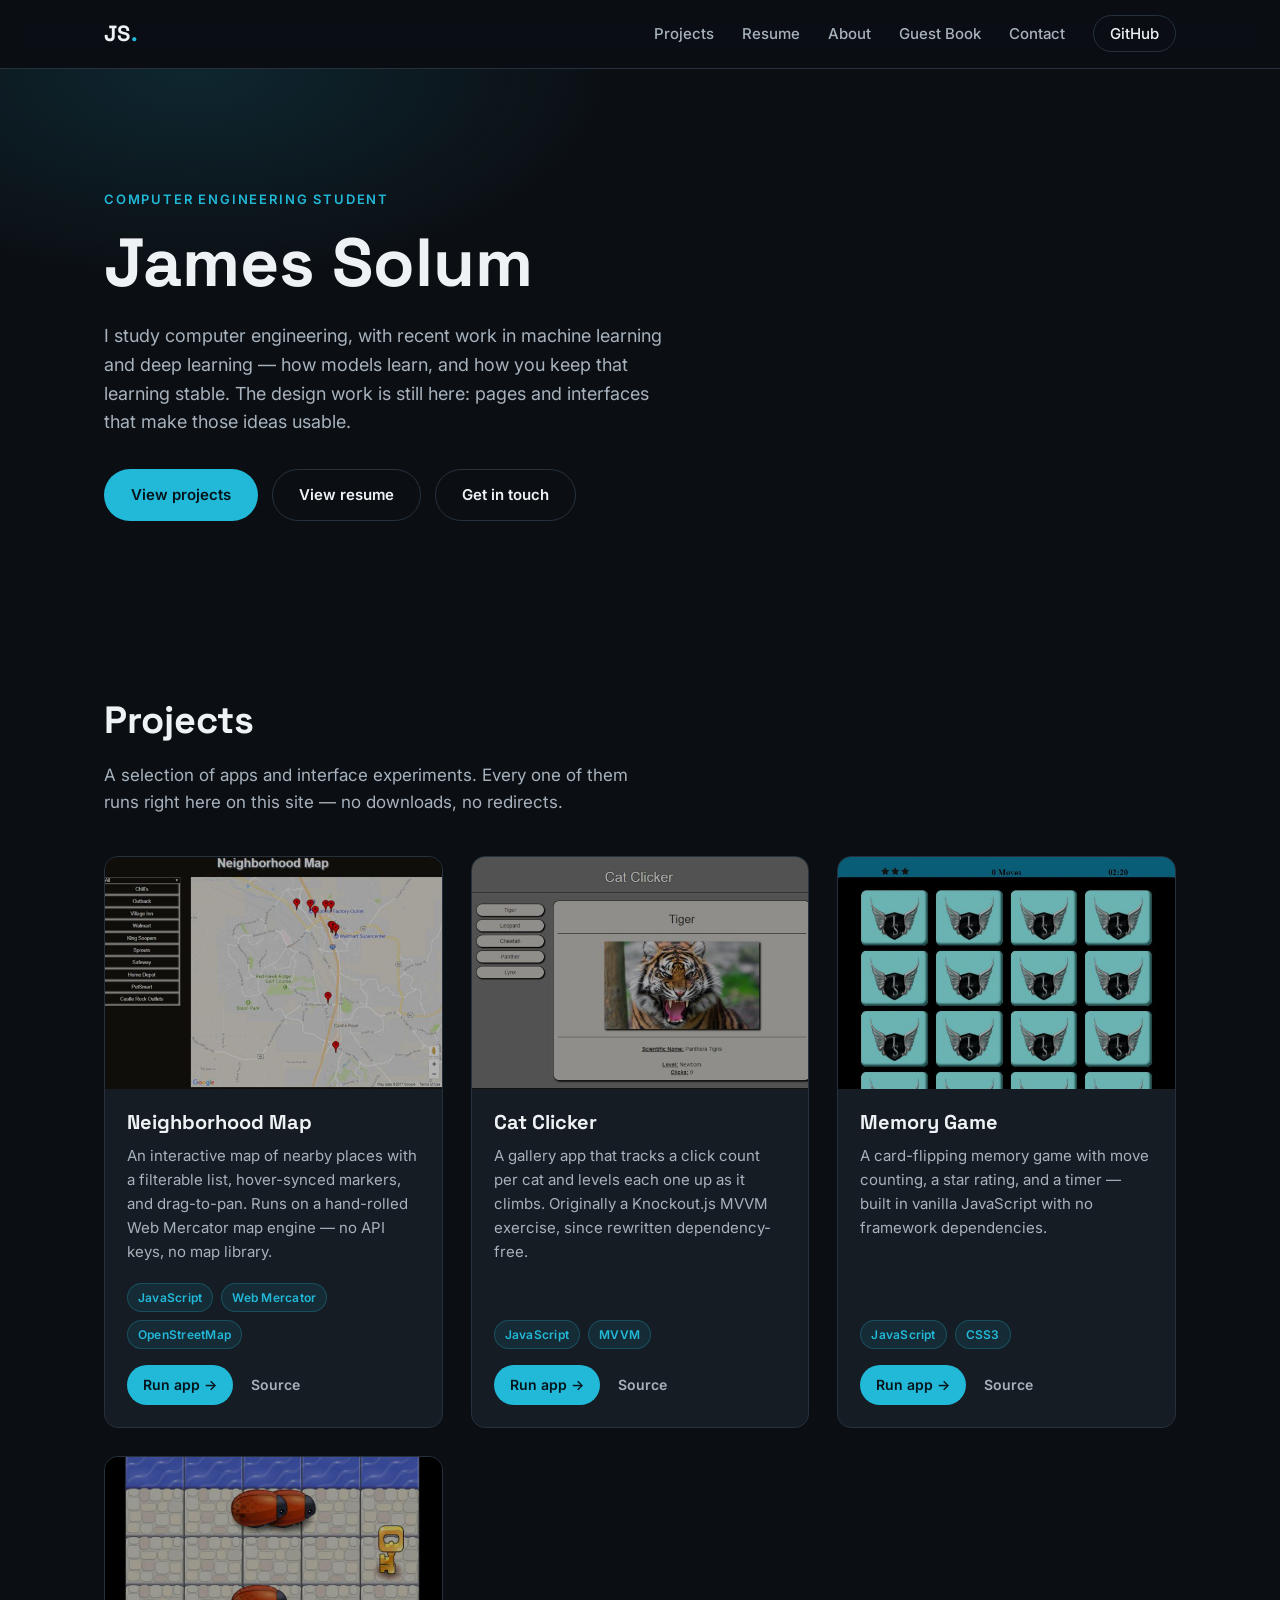
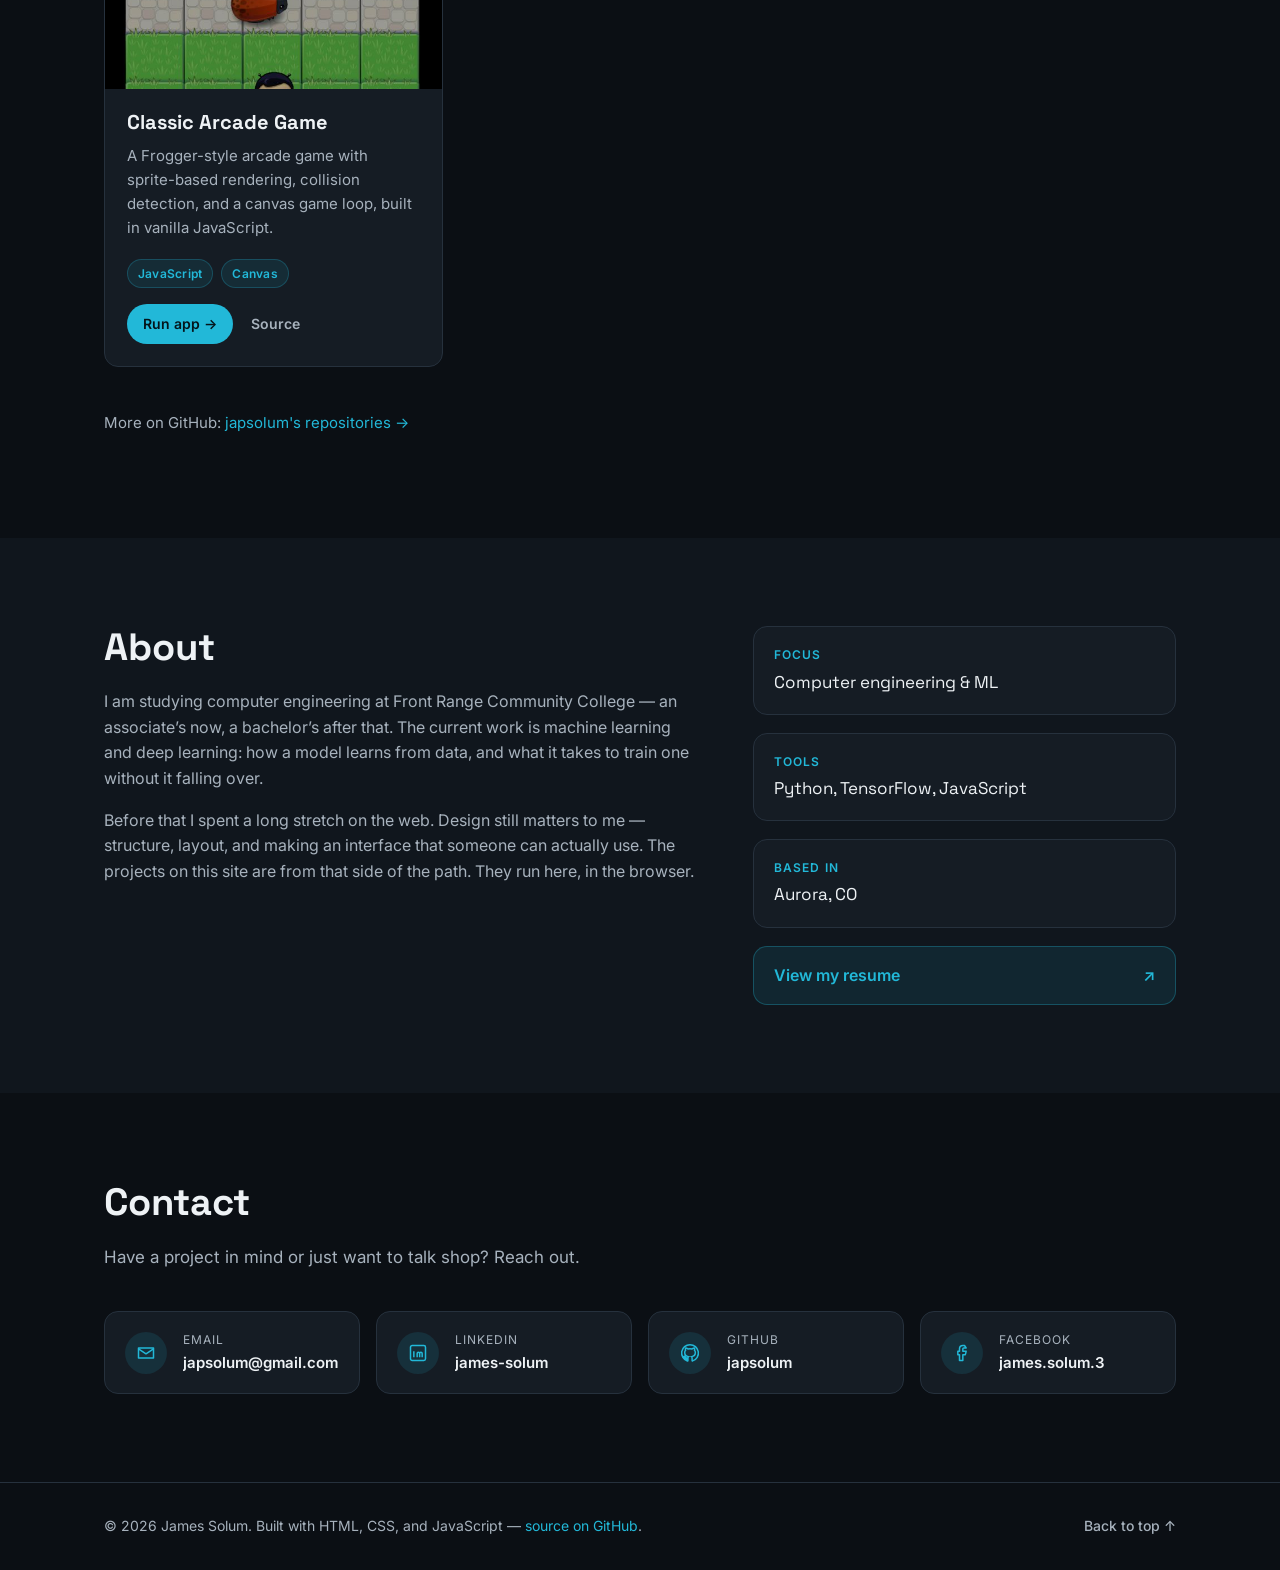
<file: index.html>
<!DOCTYPE html>
<html lang="en">
<head>
	<meta charset="UTF-8">
	<meta name="viewport" content="width=device-width, initial-scale=1">
	<title>James Solum — Computer Engineering Student</title>
	<meta name="description" content="Portfolio of James Solum, a computer engineering student working in machine learning, deep learning, and interface design.">
	<meta name="theme-color" content="#0b0f14">

	<meta property="og:type" content="website">
	<meta property="og:title" content="James Solum — Computer Engineering Student">
	<meta property="og:description" content="Computer engineering student working in machine learning, deep learning, and interface design.">
	<meta property="og:image" content="images/og-image.jpg">
	<meta name="twitter:card" content="summary_large_image">

	<link rel="icon" href="images/favicon.svg" type="image/svg+xml">
	<link rel="canonical" href="https://japsolum.github.io/portfolio/">

	<link rel="preconnect" href="https://fonts.googleapis.com">
	<link rel="preconnect" href="https://fonts.gstatic.com" crossorigin>
	<link href="https://fonts.googleapis.com/css2?family=Space+Grotesk:wght@500;600;700&family=Inter:wght@400;500;600&display=swap" rel="stylesheet">

	<link rel="stylesheet" href="css/styles.css">
</head>
<body>

	<a class="skip-link" href="#main">Skip to main content</a>

	<header class="site-header">
		<div class="wrap header-inner">
			<a class="brand" href="#top">JS<span class="brand-dot">.</span></a>

			<nav class="nav" aria-label="Primary">
				<button class="nav-toggle" id="navToggle" aria-expanded="false" aria-controls="navList">
					<span class="sr-only">Menu</span>
					<span class="nav-toggle-bar"></span>
				</button>
				<ul class="nav-list" id="navList">
					<li><a href="#projects">Projects</a></li>
					<li><a href="apps/resume/index.html">Resume</a></li>
					<li><a href="#about">About</a></li>
					<li><a href="guestbook.html">Guest Book</a></li>
					<li><a href="#contact">Contact</a></li>
					<li><a class="nav-cta" href="https://github.com/japsolum" target="_blank" rel="me noopener">GitHub</a></li>
				</ul>
			</nav>
		</div>
	</header>

	<main id="main">

		<section class="hero" id="top">
			<div class="wrap hero-inner">
				<p class="eyebrow">Computer Engineering Student</p>
				<h1>James Solum</h1>
				<p class="hero-lede">I study computer engineering, with recent work in machine learning and deep learning — how models learn, and how you keep that learning stable. The design work is still here: pages and interfaces that make those ideas usable.</p>
				<div class="hero-actions">
					<a class="btn btn-primary" href="#projects">View projects</a>
					<a class="btn btn-ghost" href="apps/resume/index.html">View resume</a>
					<a class="btn btn-ghost" href="#contact">Get in touch</a>
				</div>
			</div>
		</section>

		<section class="section" id="projects">
			<div class="wrap">
				<h2 class="section-title">Projects</h2>
				<p class="section-lede">A selection of apps and interface experiments. Every one of them runs right here on this site — no downloads, no redirects.</p>

				<div class="project-grid">

					<article class="project-card">
						<a class="project-thumb" href="apps/neighborhood-map/index.html">
							<img src="images/neighborhoodMap.jpg" alt="Screenshot of the Neighborhood Map app, showing a map with location markers and a searchable sidebar list." loading="lazy" width="640" height="422">
						</a>
						<div class="project-body">
							<h3><a href="apps/neighborhood-map/index.html">Neighborhood Map</a></h3>
							<p>An interactive map of nearby places with a filterable list, hover-synced markers, and drag-to-pan. Runs on a hand-rolled Web Mercator map engine — no API keys, no map library.</p>
							<div class="project-tags">
								<span class="tag">JavaScript</span>
								<span class="tag">Web Mercator</span>
								<span class="tag">OpenStreetMap</span>
							</div>
							<div class="project-links">
								<a class="project-link project-link-primary" href="apps/neighborhood-map/index.html">Run app →</a>
								<a class="project-link" href="https://github.com/japsolum/Project-Neighborhood-Map" target="_blank" rel="noopener">Source</a>
							</div>
						</div>
					</article>

					<article class="project-card">
						<a class="project-thumb" href="apps/cat-clicker/index.html">
							<img src="images/catClicker.jpg" alt="Screenshot of the Cat Clicker app, showing a cat image gallery with a click counter." loading="lazy" width="640" height="430">
						</a>
						<div class="project-body">
							<h3><a href="apps/cat-clicker/index.html">Cat Clicker</a></h3>
							<p>A gallery app that tracks a click count per cat and levels each one up as it climbs. Originally a Knockout.js MVVM exercise, since rewritten dependency-free.</p>
							<div class="project-tags">
								<span class="tag">JavaScript</span>
								<span class="tag">MVVM</span>
							</div>
							<div class="project-links">
								<a class="project-link project-link-primary" href="apps/cat-clicker/index.html">Run app →</a>
								<a class="project-link" href="https://github.com/japsolum/Knockout-Cat-Clicker" target="_blank" rel="noopener">Source</a>
							</div>
						</div>
					</article>

					<article class="project-card">
						<a class="project-thumb" href="apps/memory-game/index.html">
							<img src="images/memoryGame.jpg" alt="Screenshot of the Memory Game app, showing a grid of face-down playing cards." loading="lazy" width="640" height="511">
						</a>
						<div class="project-body">
							<h3><a href="apps/memory-game/index.html">Memory Game</a></h3>
							<p>A card-flipping memory game with move counting, a star rating, and a timer — built in vanilla JavaScript with no framework dependencies.</p>
							<div class="project-tags">
								<span class="tag">JavaScript</span>
								<span class="tag">CSS3</span>
							</div>
							<div class="project-links">
								<a class="project-link project-link-primary" href="apps/memory-game/index.html">Run app →</a>
								<a class="project-link" href="https://github.com/japsolum/Memory-Game" target="_blank" rel="noopener">Source</a>
							</div>
						</div>
					</article>

					<article class="project-card">
						<a class="project-thumb" href="apps/arcade-game/index.html">
							<img src="images/arcadgeGame.jpg" alt="Screenshot of the Classic Arcade Game, showing a player character on a grid of grass and stone tiles avoiding bug enemies." loading="lazy" width="599" height="511">
						</a>
						<div class="project-body">
							<h3><a href="apps/arcade-game/index.html">Classic Arcade Game</a></h3>
							<p>A Frogger-style arcade game with sprite-based rendering, collision detection, and a canvas game loop, built in vanilla JavaScript.</p>
							<div class="project-tags">
								<span class="tag">JavaScript</span>
								<span class="tag">Canvas</span>
							</div>
							<div class="project-links">
								<a class="project-link project-link-primary" href="apps/arcade-game/index.html">Run app →</a>
								<a class="project-link" href="https://github.com/japsolum/Arcade-Game" target="_blank" rel="noopener">Source</a>
							</div>
						</div>
					</article>

				</div>

				<p class="more-projects">More on GitHub: <a href="https://github.com/japsolum?tab=repositories" target="_blank" rel="noopener">japsolum's repositories →</a></p>
			</div>
		</section>

		<section class="section section-alt" id="about">
			<div class="wrap about-grid">
				<div>
					<h2 class="section-title">About</h2>
					<p>I am studying computer engineering at Front Range Community College — an associate’s now, a bachelor’s after that. The current work is machine learning and deep learning: how a model learns from data, and what it takes to train one without it falling over.</p>
					<p>Before that I spent a long stretch on the web. Design still matters to me — structure, layout, and making an interface that someone can actually use. The projects on this site are from that side of the path. They run here, in the browser.</p>
				</div>
				<div class="about-facts">
					<div class="fact">
						<span class="fact-label">Focus</span>
						<span class="fact-value">Computer engineering & ML</span>
					</div>
					<div class="fact">
						<span class="fact-label">Tools</span>
						<span class="fact-value">Python, TensorFlow, JavaScript</span>
					</div>
					<div class="fact">
						<span class="fact-label">Based in</span>
						<span class="fact-value">Aurora, CO</span>
					</div>
					<a class="resume-cta" href="apps/resume/index.html">
						<span>View my resume</span>
						<span aria-hidden="true">↗</span>
					</a>
				</div>
			</div>
		</section>

		<section class="section" id="contact">
			<div class="wrap">
				<h2 class="section-title">Contact</h2>
				<p class="section-lede">Have a project in mind or just want to talk shop? Reach out.</p>

				<ul class="contact-grid">
					<li class="contact-card">
						<a href="mailto:japsolum@gmail.com?subject=Hello%20from%20your%20portfolio">
							<span class="contact-icon" aria-hidden="true">
								<svg viewBox="0 0 24 24" fill="none" stroke="currentColor" stroke-width="1.8"><path d="M3 6h18v12H3z" stroke-linejoin="round"/><path d="m3 7 9 6 9-6" stroke-linejoin="round"/></svg>
							</span>
							<span class="contact-text">
								<span class="contact-label">Email</span>
								<span class="contact-value">japsolum@gmail.com</span>
							</span>
						</a>
					</li>
					<li class="contact-card">
						<a href="https://www.linkedin.com/in/james-solum-113545149/" target="_blank" rel="me noopener">
							<span class="contact-icon" aria-hidden="true">
								<svg viewBox="0 0 24 24" fill="none" stroke="currentColor" stroke-width="1.8"><rect x="3" y="3" width="18" height="18" rx="2"/><path d="M7 10v7M7 7v.01M11 17v-4.5a1.5 1.5 0 0 1 3 0V17m0-4.5a1.5 1.5 0 0 1 3 0V17"/></svg>
							</span>
							<span class="contact-text">
								<span class="contact-label">LinkedIn</span>
								<span class="contact-value">james-solum</span>
							</span>
						</a>
					</li>
					<li class="contact-card">
						<a href="https://github.com/japsolum" target="_blank" rel="me noopener">
							<span class="contact-icon" aria-hidden="true">
								<svg viewBox="0 0 24 24" fill="none" stroke="currentColor" stroke-width="1.8"><path d="M12 2a10 10 0 0 0-3.16 19.5c.5.09.68-.22.68-.48v-1.7c-2.78.6-3.37-1.34-3.37-1.34-.46-1.16-1.11-1.47-1.11-1.47-.91-.62.07-.6.07-.6 1 .07 1.53 1.03 1.53 1.03.9 1.53 2.36 1.09 2.93.83.09-.65.35-1.09.64-1.34-2.22-.25-4.56-1.11-4.56-4.94 0-1.09.39-1.98 1.03-2.68-.1-.25-.45-1.27.1-2.65 0 0 .84-.27 2.75 1.02a9.5 9.5 0 0 1 5 0c1.9-1.29 2.75-1.02 2.75-1.02.55 1.38.2 2.4.1 2.65.64.7 1.03 1.59 1.03 2.68 0 3.84-2.34 4.68-4.57 4.93.36.31.68.92.68 1.85v2.74c0 .27.18.58.69.48A10 10 0 0 0 12 2Z"/></svg>
							</span>
							<span class="contact-text">
								<span class="contact-label">GitHub</span>
								<span class="contact-value">japsolum</span>
							</span>
						</a>
					</li>

					<li class="contact-card">
						<a href="https://www.facebook.com/james.solum.3" target="_blank" rel="me noopener">
							<span class="contact-icon" aria-hidden="true">
								<svg viewBox="0 0 24 24" fill="none" stroke="currentColor" stroke-width="1.8"><path d="M15 3h-2a4 4 0 0 0-4 4v3H7v4h2v7h4v-7h3l1-4h-4V7a1 1 0 0 1 1-1h3z" stroke-linejoin="round"/></svg>
							</span>
							<span class="contact-text">
								<span class="contact-label">Facebook</span>
								<span class="contact-value">james.solum.3</span>
							</span>
						</a>
					</li>
				</ul>
			</div>
		</section>

	</main>

	<footer class="site-footer">
		<div class="wrap footer-inner">
			<p>&copy; <span id="year">2026</span> James Solum. Built with HTML, CSS, and JavaScript — <a href="https://github.com/japsolum/portfolio" target="_blank" rel="noopener">source on GitHub</a>.</p>
			<a class="back-to-top" href="#top">Back to top ↑</a>
		</div>
	</footer>

	<script src="js/script.js"></script>
</body>
</html>
</file>
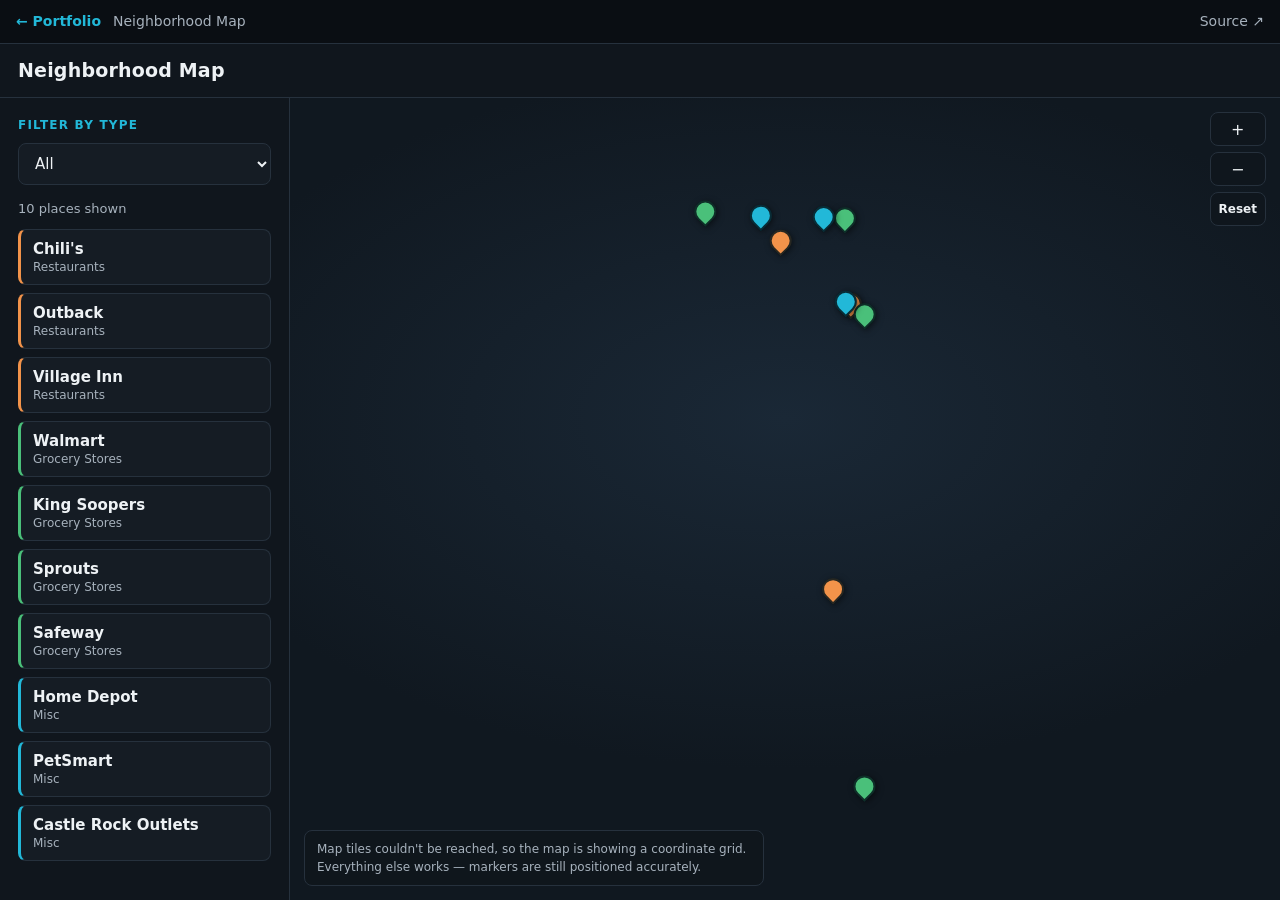
<file: apps/neighborhood-map/index.html>
<!DOCTYPE html>
<html lang="en">

<head>
	<meta charset="UTF-8">
	<meta name="viewport" content="width=device-width, initial-scale=1">
	<title>Neighborhood Map</title>
	<meta name="description" content="An interactive, filterable map of places around Castle Rock, Colorado. Built in vanilla JavaScript by James Solum — no API keys required.">
	<link rel="icon" href="../../images/favicon.svg" type="image/svg+xml">
	<link rel="stylesheet" href="styles/style.css">
	<link rel="stylesheet" href="../_shared/backbar.css">
</head>

<body>
	<div class="app">
		<header class="appBar">
			<button type="button" class="navToggle" id="navToggle" aria-expanded="false" aria-controls="sidebar">
				<span class="srOnly">Toggle list</span>&#9776;
			</button>
			<h1 class="appTitle">Neighborhood Map</h1>
		</header>

		<div class="appBody">
			<aside class="sidebar" id="sidebar">
				<label class="filterLabel" for="filterBox">Filter by type</label>
				<select id="filterBox"></select>

				<p class="resultCount" id="resultCount" aria-live="polite"></p>

				<ul class="placeList" id="placeList"></ul>
			</aside>

			<div class="mapWrap">
				<div class="map" id="map" role="application" aria-label="Map of nearby places">
					<div class="mapTiles" id="mapTiles" aria-hidden="true"></div>
					<div class="mapGrid" id="mapGrid" aria-hidden="true"></div>
					<div class="markerLayer" id="markerLayer"></div>
				</div>

				<div class="mapControls">
					<button type="button" id="zoomIn" aria-label="Zoom in">+</button>
					<button type="button" id="zoomOut" aria-label="Zoom out">−</button>
					<button type="button" id="resetView" aria-label="Reset view">Reset</button>
				</div>

				<div class="mapNote" id="mapNote"></div>

				<div class="infoPanel" id="infoPanel" hidden>
					<button type="button" class="infoClose" id="infoClose" aria-label="Close">×</button>
					<h2 id="infoName"></h2>
					<p class="infoType" id="infoType"></p>
					<dl class="infoMeta">
						<dt>Coordinates</dt>
						<dd id="infoCoords"></dd>
						<dt>Distance from town center</dt>
						<dd id="infoDistance"></dd>
					</dl>
					<a class="infoLink" id="infoDirections" href="#" target="_blank" rel="noopener">Open in OpenStreetMap ↗</a>
				</div>
			</div>
		</div>
	</div>

	<script src="../_shared/backbar.js" data-app-title="Neighborhood Map" data-source="https://github.com/japsolum/Project-Neighborhood-Map"></script>
	<script src="scripts/script.js"></script>
</body>

</html>
</file>
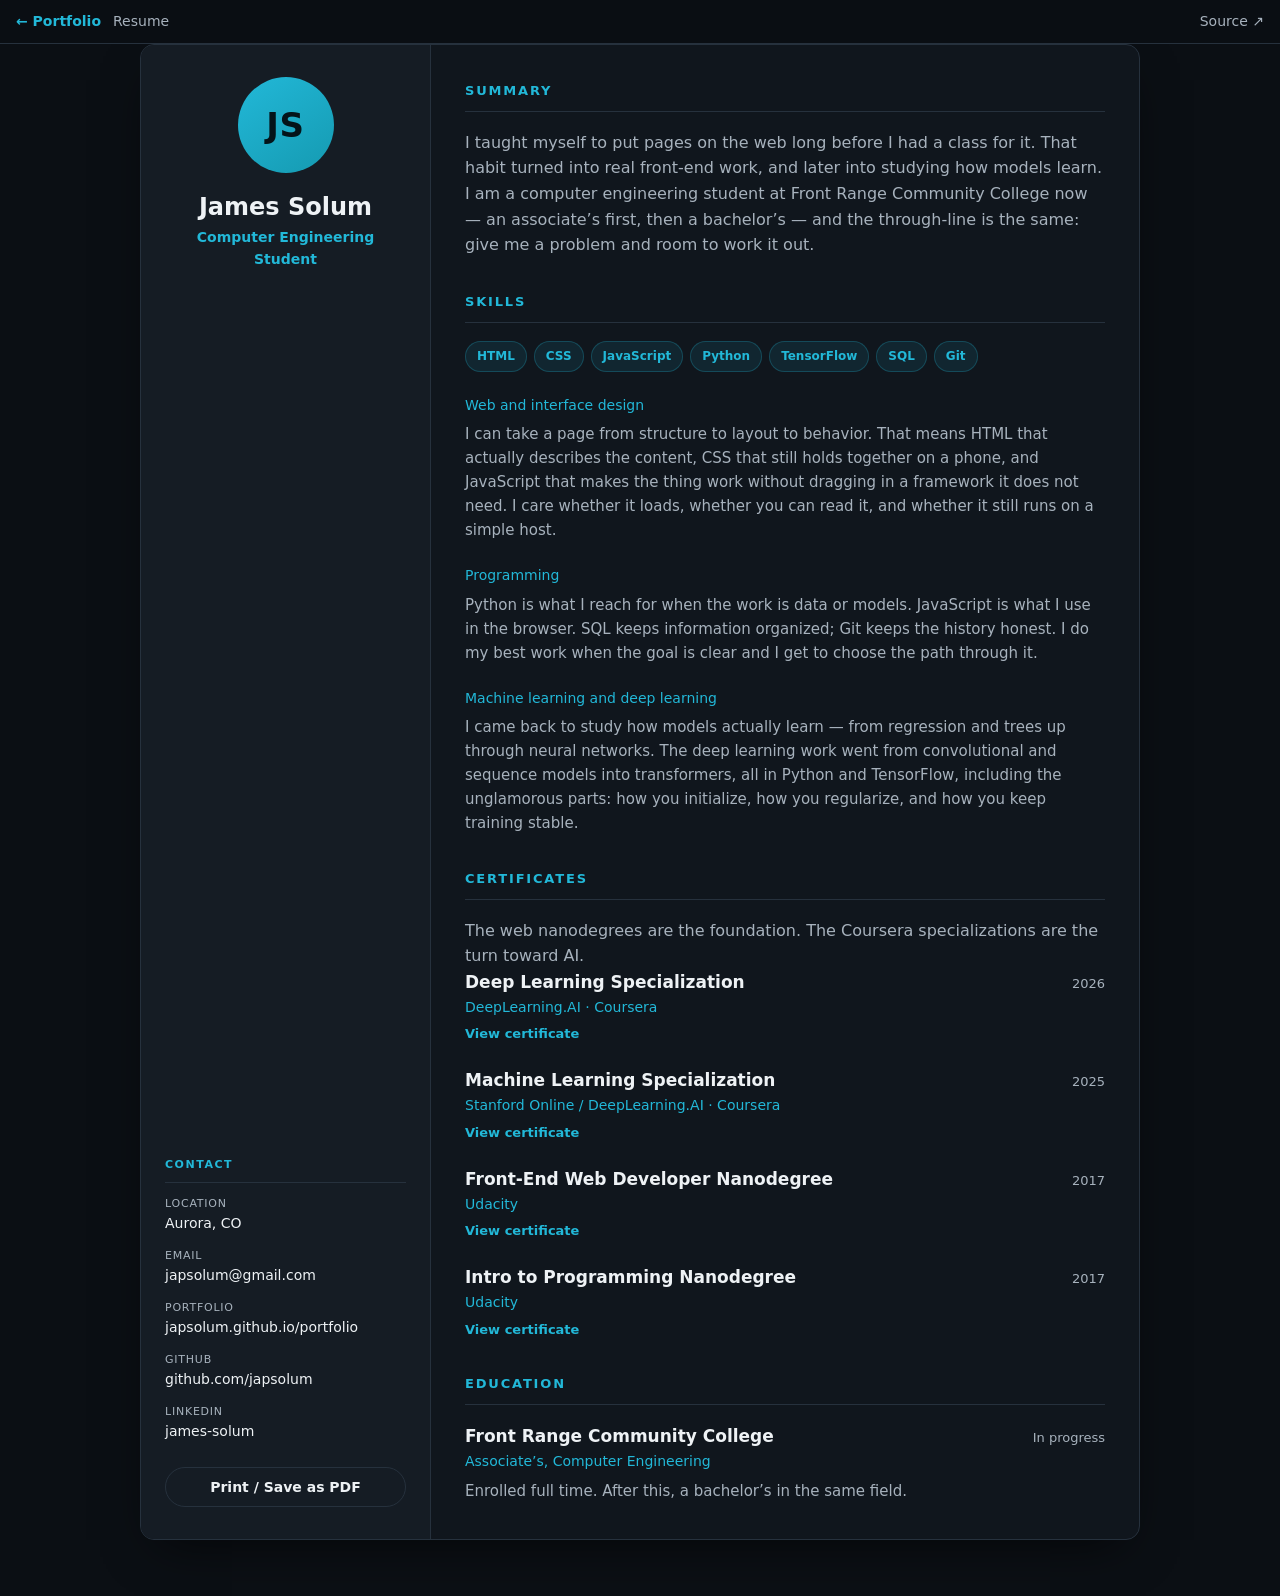
<file: apps/resume/index.html>
<!DOCTYPE html>
<html lang="en">

<head>
	<meta charset="UTF-8">
	<meta name="viewport" content="width=device-width, initial-scale=1">
	<title>James Solum — Resume</title>
	<meta name="description" content="Skills-based resume for James Solum — web development, machine learning, and computer engineering study.">
	<link rel="icon" href="../../images/favicon.svg" type="image/svg+xml">
	<link rel="stylesheet" type="text/css" href="style.css">
	<link rel="stylesheet" href="../_shared/backbar.css">
</head>

<body>
	<div class="sheet">

		<aside class="sidePanel">
			<div class="identity">
				<div class="avatar" aria-hidden="true">JS</div>
				<h1 id="myName">James Solum</h1>
				<p id="profession">Computer Engineering Student</p>
			</div>

			<div class="contactMe">
				<h2 class="panelHeading">Contact</h2>
				<ul class="contactList">
					<li>
						<span class="contactLabel">Location</span>
						<span class="contactValue">Aurora, CO</span>
					</li>
					<li>
						<span class="contactLabel">Email</span>
						<span class="contactValue"><a href="mailto:japsolum@gmail.com">japsolum@gmail.com</a></span>
					</li>
					<li>
						<span class="contactLabel">Portfolio</span>
						<span class="contactValue"><a href="https://japsolum.github.io/portfolio/">japsolum.github.io/portfolio</a></span>
					</li>
					<li>
						<span class="contactLabel">GitHub</span>
						<span class="contactValue"><a href="https://github.com/japsolum" target="_blank" rel="me noopener">github.com/japsolum</a></span>
					</li>
					<li>
						<span class="contactLabel">LinkedIn</span>
						<span class="contactValue"><a href="https://www.linkedin.com/in/james-solum-113545149/" target="_blank" rel="me noopener">james-solum</a></span>
					</li>
				</ul>
			</div>

			<button type="button" class="printButton" id="printButton">Print / Save as PDF</button>
		</aside>

		<main class="resume">

			<section class="block">
				<h2 class="subHeader">Summary</h2>
				<p>I taught myself to put pages on the web long before I had a class for it. That habit turned into real front-end work, and later into studying how models learn. I am a computer engineering student at Front Range Community College now — an associate’s first, then a bachelor’s — and the through-line is the same: give me a problem and room to work it out.</p>
			</section>

			<section class="block">
				<h2 class="subHeader">Skills</h2>

				<ul class="skillList">
					<li>HTML</li>
					<li>CSS</li>
					<li>JavaScript</li>
					<li>Python</li>
					<li>TensorFlow</li>
					<li>SQL</li>
					<li>Git</li>
				</ul>

				<div class="entry">
					<div class="entryTitle">Web and interface design</div>
					<p>I can take a page from structure to layout to behavior. That means HTML that actually describes the content, CSS that still holds together on a phone, and JavaScript that makes the thing work without dragging in a framework it does not need. I care whether it loads, whether you can read it, and whether it still runs on a simple host.</p>
				</div>

				<div class="entry">
					<div class="entryTitle">Programming</div>
					<p>Python is what I reach for when the work is data or models. JavaScript is what I use in the browser. SQL keeps information organized; Git keeps the history honest. I do my best work when the goal is clear and I get to choose the path through it.</p>
				</div>

				<div class="entry">
					<div class="entryTitle">Machine learning and deep learning</div>
					<p>I came back to study how models actually learn — from regression and trees up through neural networks. The deep learning work went from convolutional and sequence models into transformers, all in Python and TensorFlow, including the unglamorous parts: how you initialize, how you regularize, and how you keep training stable.</p>
				</div>
			</section>

			<section class="block">
				<h2 class="subHeader">Certificates</h2>
				<p class="leadIn">The web nanodegrees are the foundation. The Coursera specializations are the turn toward AI.</p>

				<div class="entry">
					<div class="entryHead">
						<span class="entryName">Deep Learning Specialization</span>
						<span class="entryDate">2026</span>
					</div>
					<div class="entryTitle">DeepLearning.AI · Coursera</div>
					<p class="entryLinks"><a href="https://coursera.org/verify/specialization/DP9R1CWR5TMN" target="_blank" rel="noopener">View certificate</a></p>
				</div>

				<div class="entry">
					<div class="entryHead">
						<span class="entryName">Machine Learning Specialization</span>
						<span class="entryDate">2025</span>
					</div>
					<div class="entryTitle">Stanford Online / DeepLearning.AI · Coursera</div>
					<p class="entryLinks"><a href="https://coursera.org/verify/specialization/HBS3M64NFTFR" target="_blank" rel="noopener">View certificate</a></p>
				</div>

				<div class="entry">
					<div class="entryHead">
						<span class="entryName">Front-End Web Developer Nanodegree</span>
						<span class="entryDate">2017</span>
					</div>
					<div class="entryTitle">Udacity</div>
					<p class="entryLinks"><a href="https://www.udacity.com/certificate/e/db4eeb8a-b570-11e7-a7e9-43253bb777a3" target="_blank" rel="noopener">View certificate</a></p>
				</div>

				<div class="entry">
					<div class="entryHead">
						<span class="entryName">Intro to Programming Nanodegree</span>
						<span class="entryDate">2017</span>
					</div>
					<div class="entryTitle">Udacity</div>
					<p class="entryLinks"><a href="https://www.udacity.com/certificate/e/db47d160-b570-11e7-a7db-7fd77a81ce43" target="_blank" rel="noopener">View certificate</a></p>
				</div>
			</section>

			<section class="block">
				<h2 class="subHeader">Education</h2>

				<div class="entry">
					<div class="entryHead">
						<span class="entryName">Front Range Community College</span>
						<span class="entryDate">In progress</span>
					</div>
					<div class="entryTitle">Associate’s, Computer Engineering</div>
					<p>Enrolled full time. After this, a bachelor’s in the same field.</p>
				</div>
			</section>

		</main>
	</div>

	<script src="../_shared/backbar.js" data-app-title="Resume" data-source="https://github.com/japsolum/portfolio"></script>
	<script src="script.js"></script>
</body>

</html>
</file>
<file: css/styles.css>
/* ---------- Design tokens ---------- */
:root {
	--bg: #0b0f14;
	--bg-alt: #10161d;
	--surface: #151c24;
	--surface-hover: #1b232d;
	--border: #26313d;
	--text: #eef2f5;
	--text-dim: #a7b2bd;
	--accent: #22b8d8;
	--accent-dim: #159ab1;
	--accent-contrast: #04141a;
	--radius: 14px;
	--wrap: 1120px;
	--font-head: "Space Grotesk", "Segoe UI", system-ui, sans-serif;
	--font-body: "Inter", "Segoe UI", system-ui, sans-serif;
	--shadow: 0 10px 30px -12px rgba(0,0,0,0.5);
}

* { box-sizing: border-box; }

html {
	scroll-behavior: smooth;
}

@media (prefers-reduced-motion: reduce) {
	html { scroll-behavior: auto; }
	*, *::before, *::after {
		animation-duration: 0.01ms !important;
		animation-iteration-count: 1 !important;
		transition-duration: 0.01ms !important;
		scroll-behavior: auto !important;
	}
}

body {
	margin: 0;
	background: var(--bg);
	color: var(--text);
	font-family: var(--font-body);
	line-height: 1.6;
	-webkit-font-smoothing: antialiased;
}

h1, h2, h3 {
	font-family: var(--font-head);
	line-height: 1.15;
	margin: 0 0 0.5em;
}

p { margin: 0 0 1em; color: var(--text-dim); }

a {
	color: var(--accent);
	text-decoration: none;
}
a:hover { color: var(--text); }

img { max-width: 100%; display: block; }

.wrap {
	max-width: var(--wrap);
	margin: 0 auto;
	padding: 0 24px;
}

.sr-only {
	position: absolute;
	width: 1px; height: 1px;
	padding: 0; margin: -1px;
	overflow: hidden;
	clip: rect(0,0,0,0);
	white-space: nowrap;
	border: 0;
}

.skip-link {
	position: absolute;
	left: 12px;
	top: -60px;
	background: var(--accent);
	color: var(--accent-contrast);
	padding: 10px 16px;
	border-radius: 8px;
	font-weight: 600;
	z-index: 100;
	transition: top 0.2s ease;
}
.skip-link:focus {
	top: 12px;
	color: var(--accent-contrast);
}

:focus-visible {
	outline: 2px solid var(--accent);
	outline-offset: 3px;
	border-radius: 4px;
}

/* ---------- Header / nav ---------- */
.site-header {
	position: sticky;
	top: 0;
	z-index: 50;
	background: rgba(11, 15, 20, 0.85);
	backdrop-filter: blur(10px);
	border-bottom: 1px solid var(--border);
}

.header-inner {
	display: flex;
	align-items: center;
	justify-content: space-between;
	height: 68px;
}

.brand {
	font-family: var(--font-head);
	font-weight: 700;
	font-size: 22px;
	color: var(--text);
	letter-spacing: 0.02em;
}
.brand-dot { color: var(--accent); }
.brand:hover { color: var(--text); opacity: 0.85; }

.nav-list {
	list-style: none;
	display: flex;
	align-items: center;
	gap: 28px;
	margin: 0;
	padding: 0;
}

.nav-list a {
	color: var(--text-dim);
	font-weight: 500;
	font-size: 15px;
}
.nav-list a:hover { color: var(--text); }

.nav-cta {
	border: 1px solid var(--border);
	padding: 8px 16px;
	border-radius: 999px;
	color: var(--text) !important;
}
.nav-cta:hover {
	border-color: var(--accent);
	color: var(--accent) !important;
}

.nav-toggle {
	display: none;
	background: none;
	border: 1px solid var(--border);
	border-radius: 8px;
	width: 42px;
	height: 42px;
	align-items: center;
	justify-content: center;
	cursor: pointer;
	position: relative;
}
.nav-toggle-bar,
.nav-toggle-bar::before,
.nav-toggle-bar::after {
	content: "";
	display: block;
	position: absolute;
	width: 20px;
	height: 2px;
	background: var(--text);
	transition: transform 0.2s ease, opacity 0.2s ease;
}
.nav-toggle-bar::before { transform: translateY(-6px); }
.nav-toggle-bar::after { transform: translateY(6px); }

.nav-toggle[aria-expanded="true"] .nav-toggle-bar { background: transparent; }
.nav-toggle[aria-expanded="true"] .nav-toggle-bar::before { transform: rotate(45deg); }
.nav-toggle[aria-expanded="true"] .nav-toggle-bar::after { transform: rotate(-45deg); }

@media (max-width: 720px) {
	.nav-toggle { display: flex; }
	.nav-list {
		position: absolute;
		top: 68px;
		left: 0;
		right: 0;
		flex-direction: column;
		align-items: stretch;
		gap: 0;
		background: var(--bg-alt);
		border-bottom: 1px solid var(--border);
		max-height: 0;
		overflow: hidden;
		transition: max-height 0.25s ease;
	}
	.nav-list.is-open {
		max-height: min(80vh, 720px);
		padding-bottom: 8px;
	}
	.nav-list li { border-top: 1px solid var(--border); }
	.nav-list a { display: block; padding: 16px 24px; }
	.nav-cta { border: none; border-radius: 0; padding: 16px 24px; }
}

/* ---------- Hero ---------- */
.hero {
	padding: 120px 0 90px;
	background:
		radial-gradient(600px 300px at 15% 0%, rgba(34, 184, 216, 0.14), transparent 70%),
		var(--bg);
}

.eyebrow {
	color: var(--accent);
	text-transform: uppercase;
	letter-spacing: 0.14em;
	font-size: 13px;
	font-weight: 600;
	margin: 0 0 14px;
}

.hero h1 {
	font-size: clamp(40px, 7vw, 68px);
	margin: 0 0 20px;
}

.hero-lede {
	max-width: 560px;
	font-size: 18px;
	color: var(--text-dim);
}

.hero-actions {
	display: flex;
	gap: 14px;
	flex-wrap: wrap;
	margin-top: 32px;
}

.btn {
	display: inline-flex;
	align-items: center;
	padding: 13px 26px;
	border-radius: 999px;
	font-weight: 600;
	font-size: 15px;
	border: 1px solid transparent;
	transition: transform 0.15s ease, border-color 0.15s ease, color 0.15s ease, background 0.15s ease;
}
.btn:hover { transform: translateY(-2px); }

.btn-primary {
	background: var(--accent);
	color: var(--accent-contrast) !important;
}
.btn-primary:hover { background: var(--text); }

.btn-ghost {
	border-color: var(--border);
	color: var(--text) !important;
}
.btn-ghost:hover { border-color: var(--accent); color: var(--accent) !important; }

/* ---------- Sections ---------- */
.section { padding: 88px 0; }
.section-alt { background: var(--bg-alt); }

.section-title {
	font-size: clamp(28px, 4vw, 38px);
}

.section-lede {
	max-width: 560px;
	font-size: 17px;
	margin-bottom: 40px;
}

/* ---------- Projects ---------- */
.project-grid {
	display: grid;
	grid-template-columns: repeat(auto-fit, minmax(260px, 1fr));
	gap: 28px;
}

.project-card {
	background: var(--surface);
	border: 1px solid var(--border);
	border-radius: var(--radius);
	overflow: hidden;
	transition: transform 0.2s ease, border-color 0.2s ease, box-shadow 0.2s ease;
	display: flex;
	flex-direction: column;
}
.project-card:hover {
	transform: translateY(-4px);
	border-color: var(--accent-dim);
	box-shadow: var(--shadow);
}

.project-thumb {
	display: block;
	aspect-ratio: 16 / 11;
	overflow: hidden;
	background: #000;
}
.project-thumb img {
	width: 100%;
	height: 100%;
	object-fit: cover;
	transition: transform 0.35s ease;
}
.project-card:hover .project-thumb img { transform: scale(1.05); }

.project-body { padding: 22px; flex: 1; display: flex; flex-direction: column; }

.project-body h3 { font-size: 20px; margin-bottom: 10px; }
.project-body h3 a { color: var(--text); }
.project-body h3 a:hover { color: var(--accent); }

.project-body p { font-size: 15px; flex: 1; }

.project-tags {
	display: flex;
	flex-wrap: wrap;
	gap: 8px;
	margin: 4px 0 16px;
}
.tag {
	font-size: 12px;
	font-weight: 600;
	letter-spacing: 0.02em;
	color: var(--accent);
	background: rgba(34, 184, 216, 0.1);
	border: 1px solid rgba(34, 184, 216, 0.25);
	padding: 4px 10px;
	border-radius: 999px;
}

.project-links {
	display: flex;
	align-items: center;
	gap: 18px;
	flex-wrap: wrap;
}

.project-link {
	font-size: 14px;
	font-weight: 600;
	color: var(--text-dim);
}
.project-link:hover { color: var(--accent); }

.project-link-primary {
	display: inline-flex;
	align-items: center;
	gap: 6px;
	color: var(--accent-contrast);
	background: var(--accent);
	padding: 9px 16px;
	border-radius: 999px;
	transition: background 0.15s ease, transform 0.15s ease;
}
.project-link-primary:hover {
	background: var(--text);
	color: var(--accent-contrast);
	transform: translateY(-1px);
}

.more-projects {
	margin-top: 44px;
	font-size: 15px;
}

/* ---------- About ---------- */
.about-grid {
	display: grid;
	grid-template-columns: 1.4fr 1fr;
	gap: 56px;
	align-items: start;
}

.about-grid p { font-size: 16px; }

.about-facts {
	display: grid;
	gap: 18px;
}

.fact {
	background: var(--surface);
	border: 1px solid var(--border);
	border-radius: var(--radius);
	padding: 18px 20px;
	display: flex;
	flex-direction: column;
	gap: 4px;
}
.fact-label {
	font-size: 12px;
	text-transform: uppercase;
	letter-spacing: 0.1em;
	color: var(--accent);
	font-weight: 600;
}
.fact-value {
	font-family: var(--font-head);
	font-size: 17px;
	color: var(--text);
}

.resume-cta {
	display: flex;
	align-items: center;
	justify-content: space-between;
	background: rgba(34, 184, 216, 0.1);
	border: 1px solid rgba(34, 184, 216, 0.3);
	border-radius: var(--radius);
	padding: 16px 20px;
	font-weight: 600;
	color: var(--accent) !important;
	transition: background 0.15s ease, transform 0.15s ease;
}
.resume-cta:hover {
	background: rgba(34, 184, 216, 0.18);
	transform: translateY(-2px);
	color: var(--accent) !important;
}

@media (max-width: 800px) {
	.about-grid { grid-template-columns: 1fr; }
}

/* ---------- Contact ---------- */
.contact-grid {
	list-style: none;
	margin: 0;
	padding: 0;
	display: grid;
	grid-template-columns: repeat(auto-fit, minmax(240px, 1fr));
	gap: 16px;
}

.contact-card a {
	display: flex;
	align-items: center;
	gap: 16px;
	background: var(--surface);
	border: 1px solid var(--border);
	border-radius: var(--radius);
	padding: 18px 20px;
	transition: transform 0.15s ease, border-color 0.15s ease;
	color: var(--text);
}
.contact-card a:hover {
	transform: translateY(-3px);
	border-color: var(--accent-dim);
}

.contact-icon {
	flex-shrink: 0;
	width: 42px;
	height: 42px;
	border-radius: 50%;
	background: rgba(34, 184, 216, 0.12);
	color: var(--accent);
	display: flex;
	align-items: center;
	justify-content: center;
}
.contact-icon svg { width: 20px; height: 20px; }

.contact-text { display: flex; flex-direction: column; gap: 2px; min-width: 0; }
.contact-label {
	font-size: 12px;
	text-transform: uppercase;
	letter-spacing: 0.08em;
	color: var(--text-dim);
}
.contact-value {
	font-weight: 600;
	font-size: 15px;
	overflow: hidden;
	text-overflow: ellipsis;
	white-space: nowrap;
}

/* ---------- Footer ---------- */
.site-footer {
	border-top: 1px solid var(--border);
	padding: 32px 0;
}
.footer-inner {
	display: flex;
	justify-content: space-between;
	align-items: center;
	flex-wrap: wrap;
	gap: 12px;
	font-size: 14px;
	color: var(--text-dim);
}
.footer-inner p { margin: 0; color: var(--text-dim); }
.back-to-top { color: var(--text-dim); font-weight: 500; }
.back-to-top:hover { color: var(--accent); }
</file>
<file: apps/_shared/backbar.css>
/* Shared "back to portfolio" bar injected into each hosted app.
   Namespaced so it never collides with the host app's own styles. */
.jsp-backbar {
	position: fixed;
	top: 0;
	left: 0;
	right: 0;
	z-index: 2147483000;
	display: flex;
	align-items: center;
	gap: 12px;
	height: 44px;
	padding: 0 16px;
	background: rgba(11, 15, 20, 0.92);
	backdrop-filter: blur(8px);
	border-bottom: 1px solid #26313d;
	font-family: "Inter", "Segoe UI", system-ui, sans-serif;
	font-size: 14px;
	box-sizing: border-box;
}

.jsp-backbar a.jsp-backbar-home {
	color: #22b8d8;
	text-decoration: none;
	font-weight: 600;
	white-space: nowrap;
}
.jsp-backbar a.jsp-backbar-home:hover { color: #eef2f5; }

.jsp-backbar .jsp-backbar-title {
	color: #a7b2bd;
	font-weight: 500;
	overflow: hidden;
	text-overflow: ellipsis;
	white-space: nowrap;
}

.jsp-backbar .jsp-backbar-src {
	margin-left: auto;
	color: #a7b2bd;
	text-decoration: none;
	font-weight: 500;
	white-space: nowrap;
}
.jsp-backbar .jsp-backbar-src:hover { color: #22b8d8; }

/* Push the app's own content down so the bar never covers it. */
body { padding-top: 44px !important; }

@media (max-width: 520px) {
	.jsp-backbar .jsp-backbar-title { display: none; }
}
</file>
<file: apps/resume/style.css>
/* Resume — self-contained styles, matched to the portfolio theme. */

* { box-sizing: border-box; }

body {
	margin: 0;
	padding: 28px 16px 56px;
	background: #0b0f14;
	color: #eef2f5;
	font-family: "Inter", "Segoe UI", system-ui, sans-serif;
	line-height: 1.6;
}

.sheet {
	max-width: 1000px;
	margin: 0 auto;
	display: grid;
	grid-template-columns: 290px 1fr;
	grid-template-areas: "side main";
	gap: 0;
	background: #10161d;
	border: 1px solid #26313d;
	border-radius: 14px;
	overflow: hidden;
	box-shadow: 0 18px 48px -18px rgba(0,0,0,0.7);
}

/* ---- Side panel ---- */
.sidePanel {
	grid-area: side;
	background: #151c24;
	border-right: 1px solid #26313d;
	padding: 32px 24px;
	display: flex;
	flex-direction: column;
}

.avatar {
	width: 96px;
	height: 96px;
	margin: 0 auto 20px;
	border-radius: 50%;
	background: linear-gradient(145deg, #22b8d8, #159ab1);
	color: #04141a;
	display: flex;
	align-items: center;
	justify-content: center;
	font-size: 34px;
	font-weight: 700;
	letter-spacing: 0.02em;
}

.identity { text-align: center; margin-bottom: 8px; }

.identity h1 {
	margin: 0 0 4px;
	font-size: 24px;
	line-height: 1.2;
}

#profession {
	margin: 0;
	font-size: 14px;
	color: #22b8d8;
	font-weight: 600;
}

.panelHeading {
	font-size: 11px;
	text-transform: uppercase;
	letter-spacing: 0.14em;
	color: #22b8d8;
	font-weight: 600;
	margin: 0 0 12px;
	padding-bottom: 8px;
	border-bottom: 1px solid #26313d;
}

.contactList, .skillList { list-style: none; margin: 0 0 28px; padding: 0; }

.contactList { margin-bottom: 0; }

.contactList li { margin-bottom: 12px; }
.contactList li:last-child { margin-bottom: 0; }

.contactLabel {
	display: block;
	font-size: 11px;
	text-transform: uppercase;
	letter-spacing: 0.07em;
	color: #a7b2bd;
}

.contactValue {
	display: block;
	font-size: 14px;
	word-break: break-word;
}
.contactValue a { color: #eef2f5; text-decoration: none; }
.contactValue a:hover { color: #22b8d8; }

.skillList {
	display: flex;
	flex-wrap: wrap;
	gap: 7px;
	margin: 0 0 22px;
}
.skillList li {
	font-size: 12px;
	font-weight: 600;
	color: #22b8d8;
	background: rgba(34, 184, 216, 0.1);
	border: 1px solid rgba(34, 184, 216, 0.25);
	padding: 5px 11px;
	border-radius: 999px;
}

.contactMe {
	margin-top: auto;
	padding-top: 28px;
}

.printButton {
	width: 100%;
	margin-top: 24px;
	background: none;
	color: #eef2f5;
	border: 1px solid #26313d;
	border-radius: 999px;
	padding: 11px 16px;
	font-family: inherit;
	font-size: 14px;
	font-weight: 600;
	cursor: pointer;
	transition: border-color 0.15s ease, color 0.15s ease;
}
.printButton:hover { border-color: #22b8d8; color: #22b8d8; }

/* ---- Main column ---- */
.resume {
	grid-area: main;
	padding: 36px 34px;
}

.block { margin-bottom: 34px; }
.block:last-child { margin-bottom: 0; }

.subHeader {
	margin: 0 0 18px;
	font-size: 13px;
	text-transform: uppercase;
	letter-spacing: 0.14em;
	color: #22b8d8;
	font-weight: 600;
	padding-bottom: 9px;
	border-bottom: 1px solid #26313d;
}

.block > p { margin: 0; color: #a7b2bd; }

.entry { margin-bottom: 22px; }
.entry:last-child { margin-bottom: 0; }

.entryHead {
	display: flex;
	justify-content: space-between;
	align-items: baseline;
	gap: 14px;
	flex-wrap: wrap;
}

.entryName { font-size: 17px; font-weight: 600; }

.entryDate {
	font-size: 13px;
	color: #a7b2bd;
	font-variant-numeric: tabular-nums;
	white-space: nowrap;
}

.entryTitle {
	font-size: 14px;
	color: #22b8d8;
	margin-bottom: 6px;
}

.entry p { margin: 0; color: #a7b2bd; font-size: 15px; }

.entryLinks {
	margin-top: 6px !important;
	font-size: 13px !important;
}
.entryLinks a {
	color: #22b8d8;
	text-decoration: none;
	font-weight: 600;
}
.entryLinks a:hover { text-decoration: underline; }

/* ---- Responsive ---- */
@media (max-width: 800px) {
	.sheet {
		display: flex;
		flex-direction: column;
		grid-template-columns: 1fr;
	}
	.sidePanel {
		border-right: none;
		display: contents;
	}
	.identity {
		order: 0;
		padding: 28px 22px 8px;
		background: #151c24;
		text-align: center;
		margin: 0;
	}
	.resume {
		order: 1;
		padding: 28px 22px;
	}
	.contactMe {
		order: 2;
		margin-top: 0;
		padding: 20px 22px 8px;
		background: #151c24;
		border-top: 1px solid #26313d;
	}
	.printButton {
		order: 3;
		margin: 0;
		padding: 16px 22px 28px;
		border: none;
		border-radius: 0;
		background: #151c24;
		text-align: center;
	}
	.printButton:hover {
		background: #1b232d;
	}
}

/* ---- Print ---- */
@media print {
	body { background: #fff; color: #111; padding: 0; }
	.jsp-backbar { display: none !important; }
	body { padding-top: 0 !important; }
	.printButton { display: none; }
	.sheet {
		box-shadow: none;
		border: none;
		border-radius: 0;
		max-width: none;
		background: #fff;
		grid-template-columns: 250px 1fr;
		grid-template-areas: "side main";
	}
	.sidePanel {
		display: flex;
		background: #f4f6f8;
		border-right: 1px solid #ccc;
		border-top: none;
	}
	.identity, .contactMe { background: transparent; padding: 0; }
	.identity h1, .entryName, .contactValue, .contactValue a { color: #111; }
	.block > p, .entry p, .contactLabel, .entryDate { color: #444; }
	.subHeader, .panelHeading, .entryTitle, #profession, .entryLinks a { color: #0a7c93; }
	.avatar { background: #0a7c93; color: #fff; }
	.skillList li { color: #0a7c93; border-color: #9ad; background: #eef6f9; }
	.block { page-break-inside: avoid; }
	.entry { page-break-inside: avoid; }
}
</file>
<file: apps/neighborhood-map/styles/style.css>
/* Neighborhood Map — self-contained styles (Bootstrap grid replaced). */

* { box-sizing: border-box; }

body {
	margin: 0;
	background: #0b0f14;
	color: #eef2f5;
	font-family: "Inter", "Segoe UI", system-ui, sans-serif;
	line-height: 1.55;
}

.srOnly {
	position: absolute;
	width: 1px; height: 1px;
	overflow: hidden;
	clip: rect(0,0,0,0);
	white-space: nowrap;
}

.app { display: flex; flex-direction: column; height: calc(100vh - 44px); }

/* ---- Top bar ---- */
.appBar {
	display: flex;
	align-items: center;
	gap: 12px;
	padding: 12px 18px;
	background: #10161d;
	border-bottom: 1px solid #26313d;
	flex-shrink: 0;
}

.appTitle {
	margin: 0;
	font-size: 19px;
	font-weight: 600;
	letter-spacing: 0.01em;
}

.navToggle {
	display: none;
	background: none;
	border: 1px solid #26313d;
	color: #eef2f5;
	border-radius: 8px;
	width: 40px;
	height: 36px;
	font-size: 17px;
	cursor: pointer;
}
.navToggle:hover { border-color: #22b8d8; color: #22b8d8; }

/* ---- Body layout ---- */
.appBody { display: flex; flex: 1; min-height: 0; }

/* ---- Sidebar ---- */
.sidebar {
	width: 290px;
	flex-shrink: 0;
	background: #10161d;
	border-right: 1px solid #26313d;
	padding: 18px;
	overflow-y: auto;
}

.filterLabel {
	display: block;
	font-size: 12px;
	text-transform: uppercase;
	letter-spacing: 0.1em;
	color: #22b8d8;
	font-weight: 600;
	margin-bottom: 8px;
}

#filterBox {
	width: 100%;
	background: #151c24;
	color: #eef2f5;
	border: 1px solid #26313d;
	border-radius: 8px;
	padding: 10px 12px;
	font-family: inherit;
	font-size: 15px;
	cursor: pointer;
}
#filterBox:focus { outline: 2px solid #22b8d8; outline-offset: 2px; }

.resultCount {
	margin: 14px 0 10px;
	font-size: 13px;
	color: #a7b2bd;
}

.placeList { list-style: none; margin: 0; padding: 0; }
.placeList li { margin-bottom: 8px; }

.placeRow {
	--pin: #22b8d8;
	display: flex;
	flex-direction: column;
	align-items: flex-start;
	gap: 2px;
	width: 100%;
	text-align: left;
	background: #151c24;
	border: 1px solid #26313d;
	border-left: 3px solid var(--pin);
	border-radius: 8px;
	padding: 10px 12px;
	color: #eef2f5;
	font-family: inherit;
	cursor: pointer;
	transition: background 0.15s ease, border-color 0.15s ease;
}
.placeRow:hover, .placeRow.isHot { background: #1b232d; }
.placeRow.isSelected {
	background: #1b232d;
	border-color: var(--pin);
	border-left-color: var(--pin);
}

.placeName { font-weight: 600; font-size: 15px; }
.placeType { font-size: 12px; color: #a7b2bd; }

/* ---- Map ---- */
.mapWrap { position: relative; flex: 1; min-width: 0; }

.map {
	position: absolute;
	inset: 0;
	overflow: hidden;
	background: #142029;
	cursor: grab;
	touch-action: none;
}
.map.isDragging { cursor: grabbing; }

.mapTiles { position: absolute; inset: 0; }
.tile {
	position: absolute;
	display: block;
	user-select: none;
	pointer-events: none;
}

/* Fallback grid, shown only when tiles can't load */
.mapGrid { position: absolute; inset: 0; pointer-events: none; }
.map.noTiles {
	background:
		radial-gradient(900px 500px at 50% 40%, #1a2836, #101820 70%);
}
.gridLine { position: absolute; }
.gridV { top: 0; bottom: 0; width: 1px; background: rgba(120, 160, 190, 0.16); }
.gridH { left: 0; right: 0; height: 1px; background: rgba(120, 160, 190, 0.16); }
.gridLine span {
	position: absolute;
	font-size: 10px;
	color: rgba(167, 178, 189, 0.5);
	font-variant-numeric: tabular-nums;
}
.gridV span { top: 4px; left: 4px; }
.gridH span { left: 4px; top: 3px; }

/* ---- Markers ---- */
.markerLayer { position: absolute; inset: 0; }

.marker {
	--pin: #22b8d8;
	position: absolute;
	top: 0; left: 0;
	margin: -11px 0 0 -11px;
	display: flex;
	align-items: center;
	gap: 6px;
	background: none;
	border: none;
	padding: 0;
	cursor: pointer;
	font-family: inherit;
	white-space: nowrap;
}
.marker.isHidden, .marker.isOffscreen { display: none; }

.markerDot {
	width: 22px;
	height: 22px;
	border-radius: 50% 50% 50% 0;
	transform: rotate(-45deg);
	background: var(--pin);
	border: 2px solid rgba(4, 20, 26, 0.85);
	box-shadow: 0 2px 6px rgba(0,0,0,0.5);
	flex-shrink: 0;
	transition: transform 0.15s ease;
}

.markerLabel {
	font-size: 12px;
	font-weight: 600;
	color: #eef2f5;
	background: rgba(11, 15, 20, 0.82);
	border: 1px solid #26313d;
	border-radius: 6px;
	padding: 2px 7px;
	opacity: 0;
	transition: opacity 0.15s ease;
	pointer-events: none;
}

.marker.isHot .markerDot,
.marker.isSelected .markerDot { transform: rotate(-45deg) scale(1.25); }
.marker.isHot .markerLabel,
.marker.isSelected .markerLabel { opacity: 1; }
.marker.isSelected .markerDot { border-color: #fff; }

/* ---- Controls ---- */
.mapControls {
	position: absolute;
	top: 14px;
	right: 14px;
	display: flex;
	flex-direction: column;
	gap: 6px;
	z-index: 5;
}
.mapControls button {
	background: rgba(16, 22, 29, 0.92);
	color: #eef2f5;
	border: 1px solid #26313d;
	border-radius: 8px;
	min-width: 38px;
	height: 34px;
	font-size: 16px;
	font-family: inherit;
	cursor: pointer;
	padding: 0 8px;
}
.mapControls button:hover { border-color: #22b8d8; color: #22b8d8; }
#resetView { font-size: 12px; font-weight: 600; }

/* ---- Note / attribution ---- */
.mapNote {
	position: absolute;
	left: 14px;
	bottom: 14px;
	right: 14px;
	max-width: 460px;
	background: rgba(16, 22, 29, 0.93);
	border: 1px solid #26313d;
	border-radius: 8px;
	padding: 9px 12px;
	font-size: 12px;
	color: #a7b2bd;
	line-height: 1.5;
	display: none;
	z-index: 4;
}
.mapNote.isVisible { display: block; }
.mapNote.isAttribution {
	max-width: none;
	left: auto;
	right: 14px;
	padding: 4px 9px;
	font-size: 11px;
}
.mapNote a { color: #22b8d8; }

/* ---- Info panel ---- */
.infoPanel {
	position: absolute;
	top: 14px;
	left: 14px;
	width: 290px;
	max-width: calc(100% - 28px);
	background: rgba(16, 22, 29, 0.97);
	border: 1px solid #26313d;
	border-radius: 12px;
	padding: 18px;
	z-index: 6;
	box-shadow: 0 14px 36px -12px rgba(0,0,0,0.65);
}
.infoPanel[hidden] { display: none; }

.infoPanel h2 { margin: 0 0 4px; font-size: 19px; }

.infoType {
	--pin: #22b8d8;
	margin: 0 0 14px;
	font-size: 12px;
	font-weight: 600;
	text-transform: uppercase;
	letter-spacing: 0.08em;
	color: var(--pin);
}

.infoMeta { margin: 0 0 16px; font-size: 13px; }
.infoMeta dt {
	color: #a7b2bd;
	font-size: 11px;
	text-transform: uppercase;
	letter-spacing: 0.07em;
	margin-top: 10px;
}
.infoMeta dd { margin: 2px 0 0; font-variant-numeric: tabular-nums; }

.infoLink { color: #22b8d8; font-size: 13px; font-weight: 600; text-decoration: none; }
.infoLink:hover { color: #eef2f5; }

.infoClose {
	position: absolute;
	top: 10px;
	right: 10px;
	background: none;
	border: none;
	color: #a7b2bd;
	font-size: 22px;
	line-height: 1;
	cursor: pointer;
	padding: 2px 6px;
}
.infoClose:hover { color: #eef2f5; }

/* ---- Responsive ---- */
@media (max-width: 760px) {
	.navToggle { display: block; }

	.sidebar {
		position: absolute;
		top: 0;
		bottom: 0;
		left: 0;
		z-index: 20;
		width: 82%;
		max-width: 320px;
		transform: translateX(-101%);
		transition: transform 0.22s ease;
		box-shadow: 6px 0 24px rgba(0,0,0,0.5);
	}
	.sidebar.isOpen { transform: translateX(0); }

	.appBody { position: relative; }

	.infoPanel {
		top: auto;
		bottom: 14px;
		left: 14px;
		right: 14px;
		width: auto;
	}
	.mapNote { bottom: auto; top: 14px; left: 14px; right: 64px; }
	.mapNote.isAttribution { top: auto; bottom: 14px; left: auto; }
}

@media (prefers-reduced-motion: reduce) {
	* { transition-duration: 0.01ms !important; }
}
</file>
